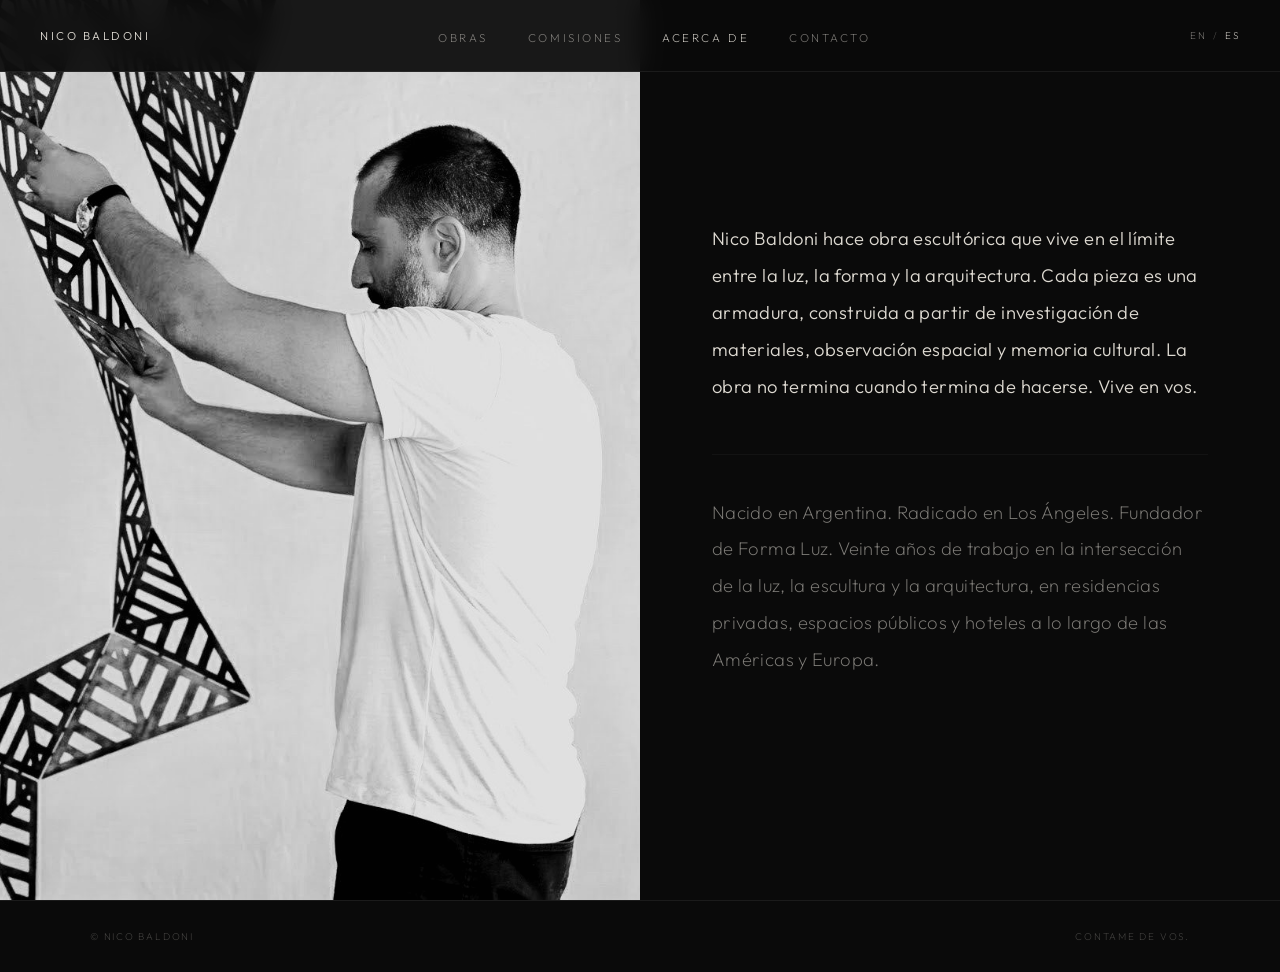
<file: about-es.html>
<!DOCTYPE html>
<html lang="es">
<head>
  <meta charset="UTF-8">
  <meta name="viewport" content="width=device-width, initial-scale=1.0">
  <title>Acerca de — Nico Baldoni</title>
  <meta name="description" content="Nico Baldoni — escultor de luz y artista de instalaciones radicado en Los Ángeles. Fundador de Forma Luz.">
  <link rel="alternate" hreflang="en" href="https://www.nicobaldoni.com/about.html">
  <link rel="alternate" hreflang="es" href="https://www.nicobaldoni.com/about-es.html">
  <link rel="alternate" hreflang="x-default" href="https://www.nicobaldoni.com/about.html">
  <link rel="stylesheet" href="css/style.css">
</head>
<body>
  <nav class="top-nav">
    <a href="index-es.html" class="top-nav-logo">Nico Baldoni</a>
    <button class="top-nav-burger" id="burger" aria-label="Menu"><span></span><span></span><span></span></button>
    <ul class="top-nav-links">
      <li><a href="works-es.html">Obras</a></li>
      <li><a href="commissions-es.html">Comisiones</a></li>
      <li><a href="about-es.html" class="active">Acerca de</a></li>
      <li><a href="contact-es.html">Contacto</a></li>
    </ul>
    <div class="lang-toggle">
      <a href="about.html" onclick="setLangChoice()">EN</a>
      <span>/</span>
      <a href="about-es.html" class="active" onclick="setLangChoice()">ES</a>
    </div>
  </nav>
  <main>
    <div class="about-wrap">
      <div class="about-portrait">
        <img src="images/portrait.jpg" alt="Nico Baldoni">
      </div>
      <div class="about-text">
        <p class="about-statement">Nico Baldoni hace obra escultórica que vive en el límite entre la luz, la forma y la arquitectura. Cada pieza es una armadura, construida a partir de investigación de materiales, observación espacial y memoria cultural. La obra no termina cuando termina de hacerse. Vive en vos.</p>
        <p class="about-bio">Nacido en Argentina. Radicado en Los Ángeles. Fundador de Forma Luz. Veinte años de trabajo en la intersección de la luz, la escultura y la arquitectura, en residencias privadas, espacios públicos y hoteles a lo largo de las Américas y Europa.</p>
      </div>
    </div>
  </main>
  <nav class="nav-panel" id="nav-panel">
    <ul class="nav-links">
      <li><a href="works-es.html">Obras</a></li>
      <li><a href="commissions-es.html">Comisiones</a></li>
      <li><a href="about-es.html">Acerca de</a></li>
      <li><a href="contact-es.html">Contacto</a></li>
    </ul>
  </nav>
  <div class="nav-overlay" id="nav-overlay"></div>
  <footer>
    <span class="footer-copy">&copy; Nico Baldoni</span>
    <a href="contact-es.html" class="footer-link">Contame de vos.</a>
  </footer>
  <script src="nav.js"></script>
  <script>initTopNavBurger();</script>
</body>
</html>
</file>
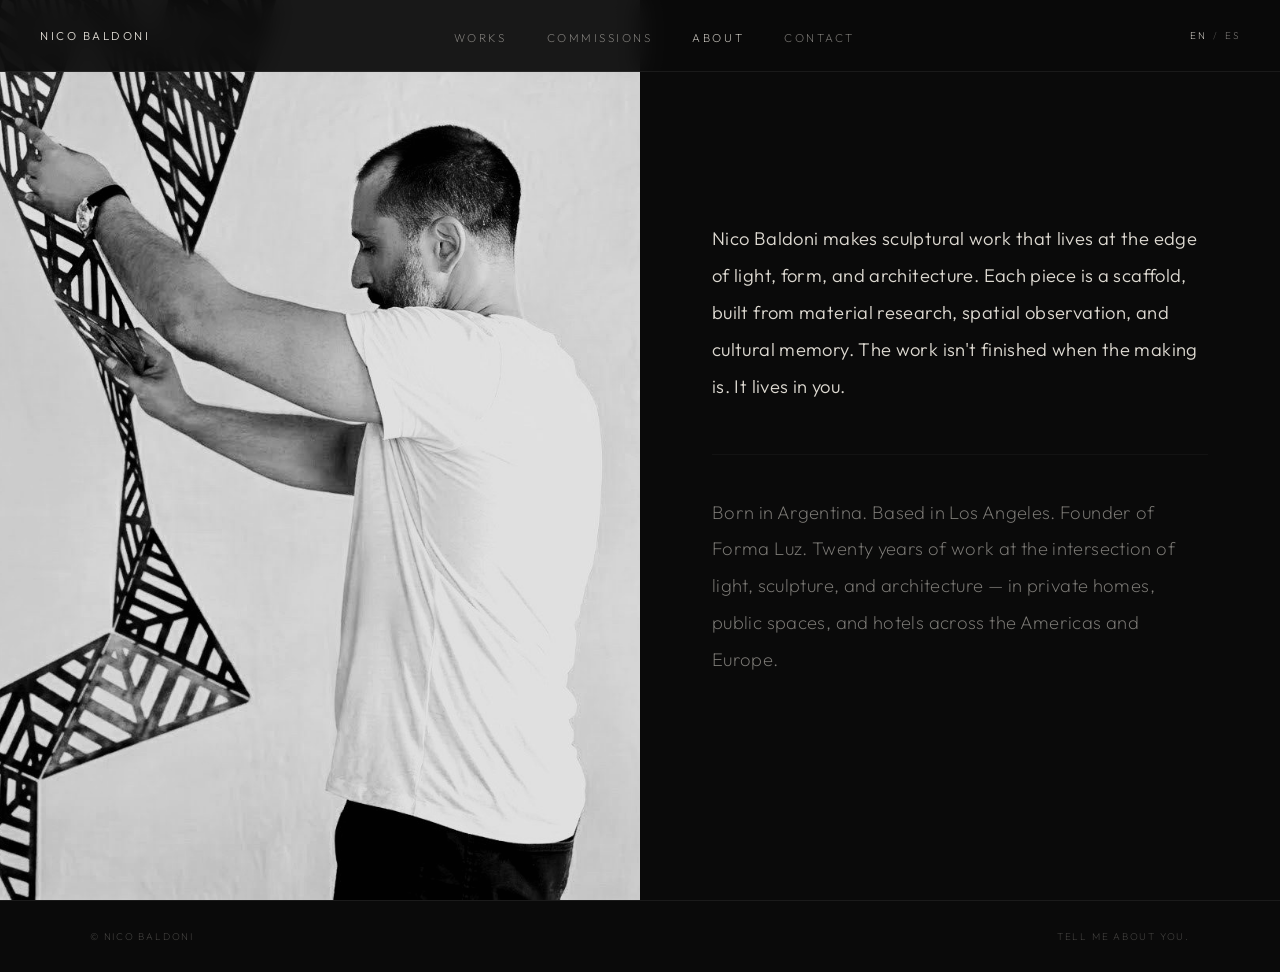
<file: about.html>
<!DOCTYPE html>
<html lang="en">
<head>
  <meta charset="UTF-8">
  <meta name="viewport" content="width=device-width, initial-scale=1.0">
  <title>About — Nico Baldoni</title>
  <meta name="description" content="Nico Baldoni — light sculptor and installation artist based in Los Angeles. Founder of Forma Luz.">
  <link rel="alternate" hreflang="en" href="https://www.nicobaldoni.com/about.html">
  <link rel="alternate" hreflang="es" href="https://www.nicobaldoni.com/about-es.html">
  <link rel="alternate" hreflang="x-default" href="https://www.nicobaldoni.com/about.html">
  <link rel="stylesheet" href="css/style.css">
</head>
<body>
  <nav class="top-nav">
    <a href="index.html" class="top-nav-logo">Nico Baldoni</a>
    <button class="top-nav-burger" id="burger" aria-label="Menu"><span></span><span></span><span></span></button>
    <ul class="top-nav-links">
      <li><a href="works.html">Works</a></li>
      <li><a href="commissions.html">Commissions</a></li>
      <li><a href="about.html" class="active">About</a></li>
      <li><a href="contact.html">Contact</a></li>
    </ul>
    <div class="lang-toggle">
      <a href="about.html" class="active" onclick="setLangChoice()">EN</a>
      <span>/</span>
      <a href="about-es.html" onclick="setLangChoice()">ES</a>
    </div>
  </nav>
  <main>
    <div class="about-wrap">
      <div class="about-portrait">
        <img src="images/portrait.jpg" alt="Nico Baldoni">
      </div>
      <div class="about-text">
        <p class="about-statement">Nico Baldoni makes sculptural work that lives at the edge of light, form, and architecture. Each piece is a scaffold, built from material research, spatial observation, and cultural memory. The work isn't finished when the making is. It lives in you.</p>
        <p class="about-bio">Born in Argentina. Based in Los Angeles. Founder of Forma Luz. Twenty years of work at the intersection of light, sculpture, and architecture — in private homes, public spaces, and hotels across the Americas and Europe.</p>
      </div>
    </div>
  </main>
  <nav class="nav-panel" id="nav-panel">
    <ul class="nav-links">
      <li><a href="works.html">Works</a></li>
      <li><a href="commissions.html">Commissions</a></li>
      <li><a href="about.html">About</a></li>
      <li><a href="contact.html">Contact</a></li>
    </ul>
  </nav>
  <div class="nav-overlay" id="nav-overlay"></div>
  <footer>
    <span class="footer-copy">&copy; Nico Baldoni</span>
    <a href="contact.html" class="footer-link">Tell me about you.</a>
  </footer>
  <script src="nav.js"></script>
  <script>initTopNavBurger();</script>
</body>
</html>
</file>
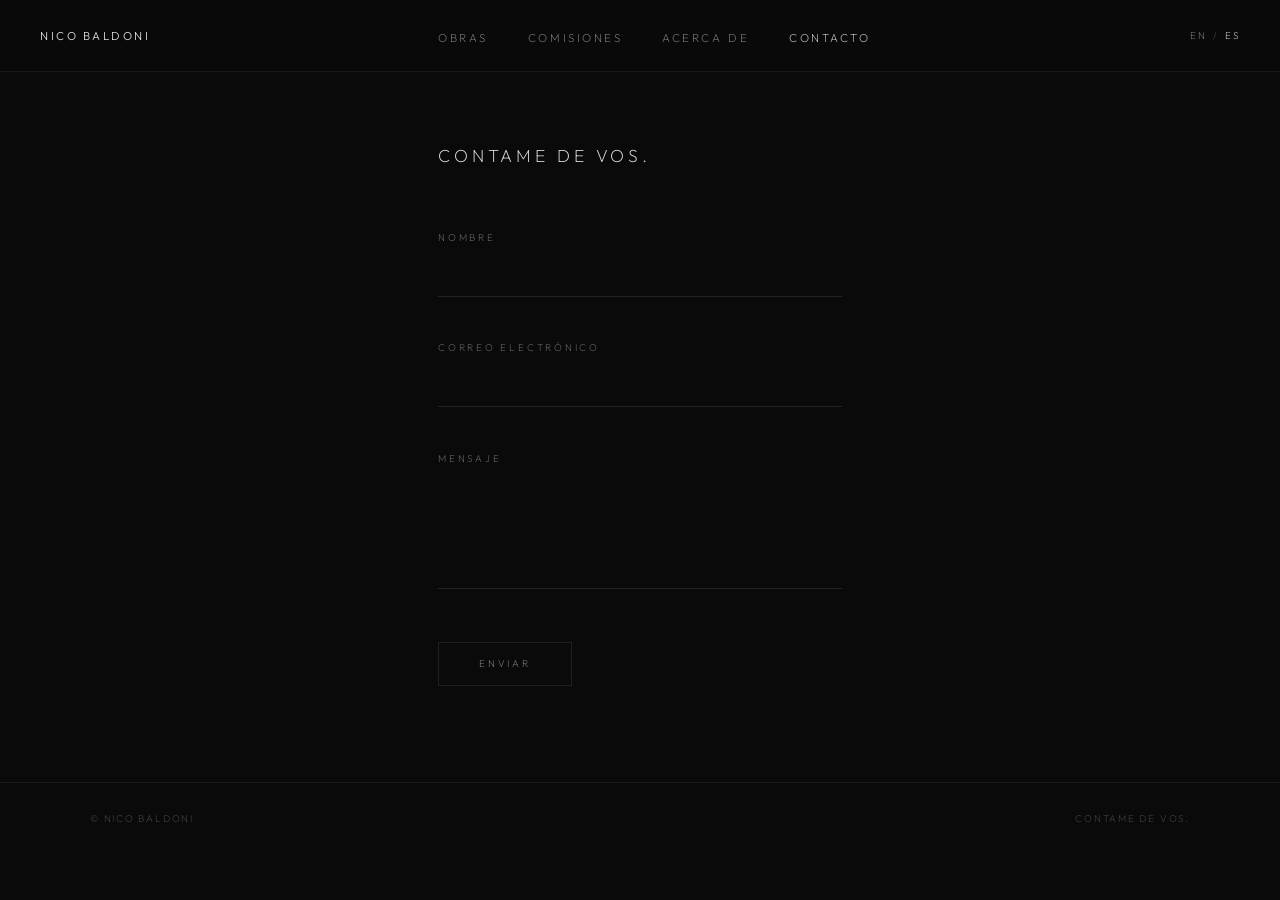
<file: contact-es.html>
<!DOCTYPE html>
<html lang="es">
<head>
  <meta charset="UTF-8">
  <meta name="viewport" content="width=device-width, initial-scale=1.0">
  <title>Contacto — Nico Baldoni</title>
  <meta name="description" content="Ponete en contacto con Nico Baldoni — escultor de luz y artista de instalaciones.">
  <link rel="alternate" hreflang="en" href="https://www.nicobaldoni.com/contact.html">
  <link rel="alternate" hreflang="es" href="https://www.nicobaldoni.com/contact-es.html">
  <link rel="alternate" hreflang="x-default" href="https://www.nicobaldoni.com/contact.html">
  <link rel="stylesheet" href="css/style.css">
</head>
<body>
  <nav class="top-nav">
    <a href="index-es.html" class="top-nav-logo">Nico Baldoni</a>
    <button class="top-nav-burger" id="burger" aria-label="Menu"><span></span><span></span><span></span></button>
    <ul class="top-nav-links">
      <li><a href="works-es.html">Obras</a></li>
      <li><a href="commissions-es.html">Comisiones</a></li>
      <li><a href="about-es.html">Acerca de</a></li>
      <li><a href="contact-es.html" class="active">Contacto</a></li>
    </ul>
    <div class="lang-toggle">
      <a href="contact.html" onclick="setLangChoice()">EN</a>
      <span>/</span>
      <a href="contact-es.html" class="active" onclick="setLangChoice()">ES</a>
    </div>
  </nav>
  <main>
    <div class="contact-wrap">
      <p class="contact-heading">Contame de vos.</p>
      <form class="contact-form" action="https://formspree.io/f/mjgdooka" method="POST">
        <div class="form-field">
          <label for="name">Nombre</label>
          <input type="text" id="name" name="name" required>
        </div>
        <div class="form-field">
          <label for="email">Correo electrónico</label>
          <input type="email" id="email" name="email" required>
        </div>
        <div class="form-field">
          <label for="message">Mensaje</label>
          <textarea id="message" name="message" rows="5" required></textarea>
        </div>
        <button type="submit" class="form-submit">Enviar</button>
      </form>
    </div>
  </main>
  <nav class="nav-panel" id="nav-panel"><ul class="nav-links"><li><a href="works-es.html">Obras</a></li><li><a href="commissions-es.html">Comisiones</a></li><li><a href="about-es.html">Acerca de</a></li><li><a href="contact-es.html">Contacto</a></li></ul></nav><div class="nav-overlay" id="nav-overlay"></div>
  <footer>
    <span class="footer-copy">&copy; Nico Baldoni</span>
    <a href="contact-es.html" class="footer-link">Contame de vos.</a>
  </footer>
  <script src="nav.js"></script>
  <script>initTopNavBurger();</script>
</body>
</html>
</file>
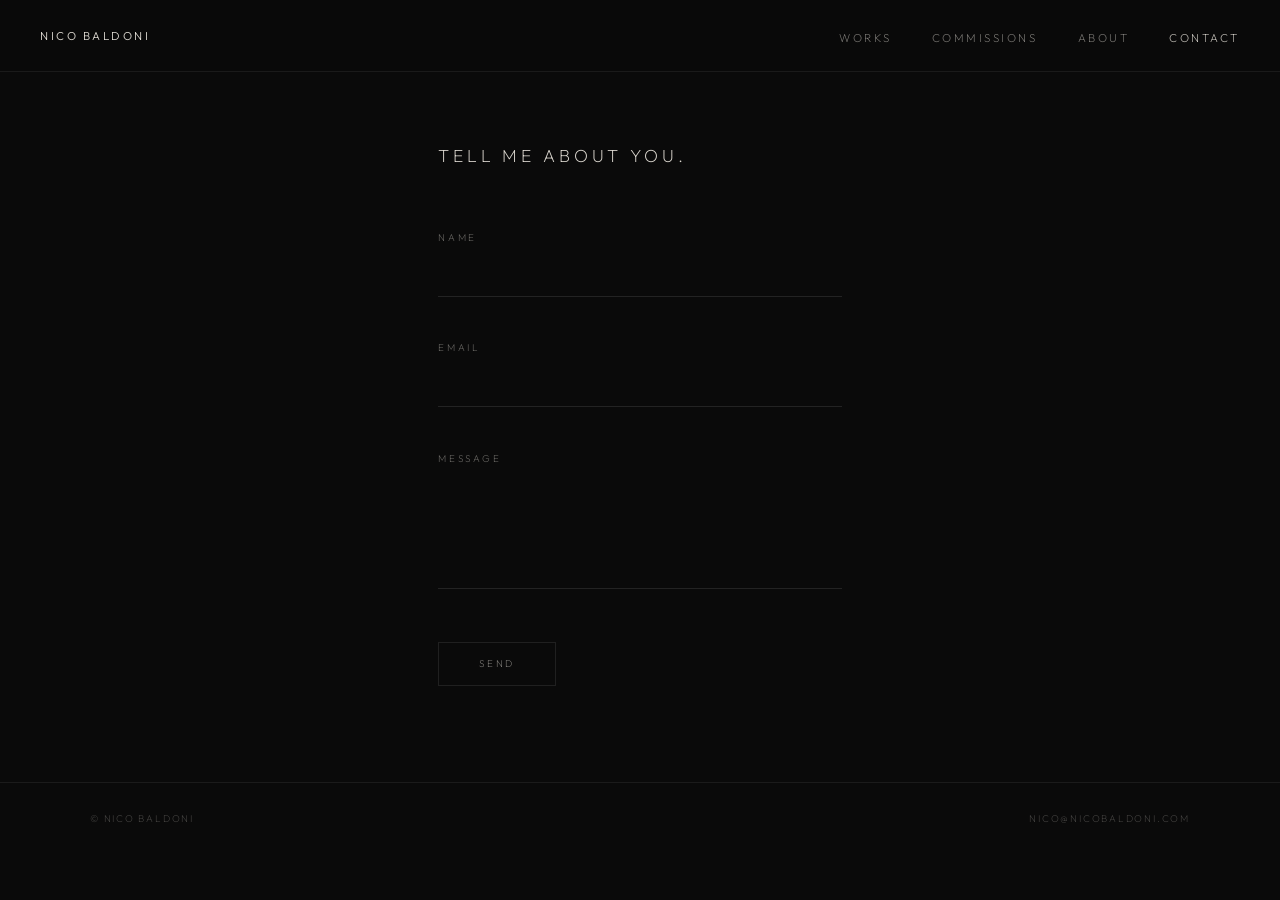
<file: contact.html>
<!DOCTYPE html>
<html lang="en">
<head>
  <meta charset="UTF-8">
  <meta name="viewport" content="width=device-width, initial-scale=1.0">
  <title>Contact — Nico Baldoni</title>
  <link rel="stylesheet" href="css/style.css">
</head>
<body>
  <nav class="top-nav">
    <a href="index.html" class="top-nav-logo">Nico Baldoni</a>
    <button class="top-nav-burger" id="burger" aria-label="Menu"><span></span><span></span><span></span></button>
    <ul class="top-nav-links">
      <li><a href="works.html">Works</a></li>
      <li><a href="commissions.html">Commissions</a></li>
      <li><a href="about.html">About</a></li>
      <li><a href="contact.html" class="active">Contact</a></li>
    </ul>
  </nav>
  <main>
    <div class="contact-wrap">
      <p class="contact-heading">Tell me about you.</p>
      <form class="contact-form" action="https://formspree.io/f/mjgdooka" method="POST">
        <div class="form-field">
          <label for="name">Name</label>
          <input type="text" id="name" name="name" required>
        </div>
        <div class="form-field">
          <label for="email">Email</label>
          <input type="email" id="email" name="email" required>
        </div>
        <div class="form-field">
          <label for="message">Message</label>
          <textarea id="message" name="message" rows="5" required></textarea>
        </div>
        <button type="submit" class="form-submit">Send</button>
      </form>
    </div>
  </main>
  <nav class="nav-panel" id="nav-panel"><ul class="nav-links"><li><a href="works.html">Works</a></li><li><a href="commissions.html">Commissions</a></li><li><a href="about.html">About</a></li><li><a href="contact.html">Contact</a></li></ul></nav><div class="nav-overlay" id="nav-overlay"></div>
  <footer>
    <span class="footer-copy">&copy; Nico Baldoni</span>
    <a href="mailto:nico@nicobaldoni.com" class="footer-link">nico@nicobaldoni.com</a>
  </footer>
  <script src="nav.js"></script>
  <script>initTopNavBurger();</script>
</body>
</html>
</file>
<file: css/style.css>
@import url('https://fonts.googleapis.com/css2?family=Outfit:wght@200;300;400&display=swap');

:root {
  --black:  #0a0a0a;
  --line:   rgba(255,255,255,0.07);
  --white:  rgba(240,235,227,0.92);
  --dim:    rgba(240,235,227,0.55);
  --xdim:   rgba(240,235,227,0.35);
  --margin: 90px;
  --row-h:  31.5vh;
  --gap:    calc(31.5vh / 10 * 4);
  --f: 'Outfit', system-ui, sans-serif;
}

*, *::before, *::after { box-sizing: border-box; margin: 0; padding: 0; }
html { scroll-behavior: smooth; }
body {
  background: var(--black);
  color: var(--white);
  font-family: var(--f);
  font-weight: 300;
  -webkit-font-smoothing: antialiased;
  overflow-x: hidden;
}
img { display: block; }
a { color: inherit; text-decoration: none; }

/* ── BURGER ── */
.burger {
  position: fixed;
  top: 1.8rem; left: 1.8rem;
  z-index: 300;
  background: none; border: none;
  cursor: pointer;
  display: flex; flex-direction: column; gap: 5px; padding: 4px;
  transition: transform 0.35s ease;
}
.burger span {
  display: block; width: 22px; height: 1px;
  background: var(--white);
  transition: background 0.35s ease;
}
.burger.open { transform: rotate(90deg); }

/* ── NAV PANEL ── */
.nav-panel {
  position: fixed; top: 0; left: 0;
  width: 200px; height: 100vh;
  background: var(--black);
  border-right: 1px solid var(--line);
  z-index: 200;
  transform: translateX(-100%);
  transition: transform 0.4s cubic-bezier(0.4,0,0.2,1);
  display: flex; flex-direction: column;
  padding: 5rem 2.5rem 3rem;
}
.nav-panel.open { transform: translateX(0); }
.nav-links { list-style: none; display: flex; flex-direction: column; gap: 2rem; margin-bottom: auto; }
.nav-links a {
  font-size: 0.72rem; font-weight: 200; letter-spacing: 0.22em;
  text-transform: uppercase; color: var(--dim); transition: color 0.3s;
}
.nav-links a:hover, .nav-links a.active { color: var(--white); }
.nav-social { margin-top: 3rem; padding-top: 2rem; border-top: 1px solid var(--line); }
.nav-social a { display: inline-flex; color: var(--dim); transition: color 0.3s; }
.nav-social a:hover { color: var(--white); }
.nav-social svg { width: 20px; height: 20px; fill: currentColor; }

/* ── LANGUAGE TOGGLE ── */
.lang-toggle {
  position: fixed; top: 1.8rem; right: 1.8rem; z-index: 300;
  display: flex; gap: 0.4rem; align-items: center;
  font-size: 0.62rem; font-weight: 200; letter-spacing: 0.18em;
}
.lang-toggle a {
  color: var(--dim); transition: color 0.3s;
}
.lang-toggle a.active { color: var(--white); }
.lang-toggle a:hover { color: var(--white); }
.lang-toggle span { color: var(--xdim); }

.top-nav .lang-toggle {
  position: static;
  margin-left: 2rem;
}
.nav-overlay {
  position: fixed; inset: 0; z-index: 150;
  background: rgba(0,0,0,0.45); opacity: 0; pointer-events: none; transition: opacity 0.4s;
}
.nav-overlay.open { opacity: 1; pointer-events: all; }

/* ── TOP NAV (inner pages) ── */
.top-nav {
  position: fixed; top: 0; left: 0; right: 0; z-index: 100;
  display: flex; justify-content: space-between; align-items: center;
  padding: 1.6rem 2.5rem;
  background: rgba(10,10,10,0.93);
  backdrop-filter: blur(12px);
  border-bottom: 1px solid var(--line);
}
.top-nav-logo {
  font-size: 0.72rem; font-weight: 300; letter-spacing: 0.22em;
  text-transform: uppercase; color: var(--white);
}
.top-nav-links { display: flex; gap: 2.5rem; list-style: none; }
.top-nav-links a {
  font-size: 0.72rem; font-weight: 200; letter-spacing: 0.22em;
  text-transform: uppercase; color: var(--dim); transition: color 0.3s;
}
.top-nav-links a:hover, .top-nav-links a.active { color: var(--white); }

/* burger on inner pages — hidden on desktop, shown on mobile */
.top-nav-burger {
  display: none;
  flex-direction: column;
  gap: 5px;
  padding: 4px;
  background: none;
  border: none;
  cursor: pointer;
  transition: transform 0.35s ease;
  z-index: 300;
}
.top-nav-burger span {
  display: block; width: 22px; height: 1px;
  background: var(--white);
  transition: background 0.35s ease;
}
.top-nav-burger.open { transform: rotate(90deg); }

/* ── HERO ── */
.hero {
  position: relative; width: 100%; height: 100vh; min-height: 600px; overflow: hidden;
  transition: transform 0.4s cubic-bezier(0.4,0,0.2,1);
}
.hero video {
  position: absolute; inset: 0; width: 100%; height: 100%; object-fit: cover; opacity: 0.70;
}
.hero-overlay {
  position: absolute; inset: 0;
  background: linear-gradient(to bottom, rgba(10,10,10,0.4) 0%, transparent 25%, transparent 65%, rgba(10,10,10,0.75) 100%);
}
.hero-name {
  position: absolute; top: 1.8rem; left: 50%; transform: translateX(-50%); z-index: 2;
  font-size: 2.268rem; font-weight: 300; letter-spacing: 0.12em;
  text-transform: uppercase; color: var(--white); white-space: nowrap;
}
.hero-tagline {
  position: absolute; bottom: 3rem; left: var(--margin); z-index: 2;
  font-size: 0.756rem; font-weight: 200; letter-spacing: 0.20em;
  text-transform: uppercase; color: rgba(240,235,227,0.90);
}
body.nav-open .hero { transform: translateX(200px); }

/* ── PAGE HEADER ── */
.page-header { padding: 5rem var(--margin) 1.8rem; }
.page-label {
  font-size: 0.72rem; font-weight: 300; letter-spacing: 0.22em;
  text-transform: uppercase; color: var(--white); margin-bottom: 0.5rem;
}
.page-sub {
  font-size: 0.78rem; font-weight: 200; letter-spacing: 0.05em;
  color: var(--white); line-height: 1.8;
}

/* ── WORK SECTION ── */
.work-section {
  border-bottom: 1px solid var(--line);
}
.section-label {
  font-size: 0.72rem; font-weight: 200; letter-spacing: 0.22em;
  text-transform: uppercase; color: var(--white);
  padding: var(--gap) var(--margin) 1.2rem;
}
.section-desc {
  padding: 0 var(--margin) var(--gap);
  max-width: 680px;
}
.section-desc p {
  font-size: 0.82rem; font-weight: 200; line-height: 2;
  color: var(--white); letter-spacing: 0.03em;
  margin-bottom: 1rem;
}
.section-desc p:last-child { margin-bottom: 0; }
.section-desc .section-materials {
  font-size: 0.68rem; font-weight: 200; letter-spacing: 0.18em;
  text-transform: uppercase; color: var(--dim); opacity: 1;
  line-height: 2;
}
.section-desc a {
  color: var(--dim); text-decoration: none;
  border-bottom: 1px solid rgba(240,235,227,0.2);
  transition: color 0.3s, border-color 0.3s;
}
.section-desc a:hover {
  color: var(--white);
  border-bottom-color: rgba(240,235,227,0.5);
}

/* ── GALLERY ROW ── */
.gallery-row {
  display: flex;
  flex-wrap: wrap;
  column-gap: var(--gap);
  row-gap: 0;
  padding: 0 var(--margin) var(--gap);
  align-items: flex-start;
  justify-content: flex-start;
}

.g-item {
  flex: 0 0 auto;
  height: var(--row-h);
  overflow: visible;
  cursor: pointer;
  line-height: 0;
  font-size: 0;
  position: relative;
  z-index: 1;
}

.g-item img {
  display: block;
  height: 100%;
  width: auto;
  vertical-align: top;
  opacity: 0.88;
  transition: opacity 0.4s, transform 0.4s ease;
}

.g-item:hover {
  z-index: 10;
}

.g-item:hover img {
  opacity: 1;
  transform: scale(1.3);
  transform-origin: center center;
}

/* grayscale siblings when one image is hovered */
.gallery-row:has(.g-item:hover) .g-item:not(:hover) img,
.gallery-row:has(.g-item:hover) .g-video video {
  filter: grayscale(100%);
  opacity: 0.5;
  transition: filter 0.4s, opacity 0.4s;
}

.g-video {
  flex: 0 0 auto;
  height: var(--row-h);
  overflow: hidden;
  cursor: pointer;
  position: relative;
  z-index: 1;
}
.g-video video {
  height: 100%;
  width: 100%;
  display: block;
  opacity: 0.88;
  transition: opacity 0.4s;
}
.g-video:hover video { opacity: 1; }

/* ── LIGHTBOX ── */
.lightbox {
  display: none; position: fixed; inset: 0; z-index: 400;
  background: #060606;
  align-items: center; justify-content: center; flex-direction: column;
}
.lightbox.open { display: flex; }
.lb-img {
  max-width: 96vw; max-height: 90vh;
  object-fit: contain; width: auto; height: auto; display: block;
  position: relative; z-index: 1;
}
.lb-caption {
  margin-top: 1.5rem; font-size: 0.68rem; font-weight: 200; letter-spacing: 0.10em;
  color: var(--dim); text-align: center; max-width: 560px; line-height: 1.9; padding: 0 2rem;
}
.lb-close {
  position: absolute; top: 2rem; right: 2.5rem;
  background: none; border: none; color: var(--dim); font-family: var(--f);
  font-size: 0.68rem; font-weight: 200; letter-spacing: 0.22em; text-transform: uppercase;
  cursor: pointer; transition: color 0.3s; z-index: 2;
}
.lb-close:hover { color: var(--white); }
.lb-prev, .lb-next {
  position: fixed; top: 50%; transform: translateY(-50%);
  background: none; border: none; color: rgba(240,235,227,0.75);
  font-size: 5rem; line-height: 1; font-weight: 200;
  cursor: pointer; padding: 1rem 1.2rem; transition: color 0.25s;
  z-index: 2;
}
.lb-prev:hover, .lb-next:hover { color: var(--white); }
.lb-prev { left: 1.5rem; }
.lb-next { right: 1.5rem; }

/* ── ABOUT ── */
.about-wrap { display: grid; grid-template-columns: 1fr 1fr; min-height: 100vh; }
.about-portrait { background: #111; overflow: hidden; }
.about-portrait img { width: 100%; height: 100%; object-fit: cover; opacity: 0.9; }
.about-portrait-placeholder {
  width: 100%; height: 100%; min-height: 600px;
  display: flex; align-items: center; justify-content: center;
  font-size: 0.72rem; font-weight: 200; letter-spacing: 0.22em;
  text-transform: uppercase; color: var(--xdim);
}
.about-text {
  display: flex; flex-direction: column; justify-content: center;
  padding: 6rem 4.5rem; gap: 3rem;
}
.about-statement {
  font-size: clamp(1rem, 1.5vw, 1.15rem); font-weight: 300;
  line-height: 2; color: var(--white); letter-spacing: 0.02em;
}
.about-bio {
  font-size: clamp(1rem, 1.5vw, 1.15rem); font-weight: 200;
  line-height: 2; color: var(--white); opacity: 0.55; letter-spacing: 0.02em;
  border-top: 1px solid var(--line); padding-top: 2.5rem;
}

/* ── CONTACT ── */
.contact-wrap { max-width: 500px; margin: 0 auto; padding: 9rem 3rem 6rem; }
.contact-heading {
  font-size: 1.1rem; font-weight: 200; letter-spacing: 0.22em;
  text-transform: uppercase; color: var(--white); margin-bottom: 4rem;
}
.contact-form { display: flex; flex-direction: column; gap: 2.8rem; }
.form-field { display: flex; flex-direction: column; gap: 0.7rem; }
.form-field label {
  font-size: 0.62rem; font-weight: 200; letter-spacing: 0.28em;
  text-transform: uppercase; color: var(--white); opacity: 0.5;
}
.form-field input, .form-field textarea {
  background: transparent; border: none;
  border-bottom: 1px solid rgba(255,255,255,0.10);
  color: var(--white); font-family: var(--f);
  font-size: 0.85rem; font-weight: 300; padding: 0.7rem 0;
  outline: none; transition: border-color 0.3s; resize: none;
}
.form-field input:focus, .form-field textarea:focus { border-bottom-color: rgba(240,235,227,0.45); }
.form-field textarea { min-height: 90px; }
.form-submit {
  align-self: flex-start; margin-top: 0.5rem;
  background: none; border: 1px solid rgba(255,255,255,0.15);
  color: var(--white); opacity: 0.6; font-family: var(--f);
  font-size: 0.62rem; font-weight: 200; letter-spacing: 0.28em;
  text-transform: uppercase; padding: 0.9rem 2.5rem; cursor: pointer;
  transition: opacity 0.3s, border-color 0.3s;
}
.form-submit:hover { opacity: 1; border-color: rgba(240,235,227,0.35); }

/* ── FOOTER ── */
footer {
  padding: 1.8rem var(--margin);
  border-top: 1px solid var(--line);
  display: flex; justify-content: space-between; align-items: center;
}
.footer-copy, .footer-link {
  font-size: 0.62rem; font-weight: 200; letter-spacing: 0.18em;
  text-transform: uppercase; color: var(--white); opacity: 0.30;
}
.footer-link { transition: opacity 0.3s; }
.footer-link:hover { opacity: 0.7; }

@media (max-width: 768px) {
  :root {
    --margin: 20px;
    --row-h: min(45vw, 35vh);
    --gap: calc(min(45vw, 35vh) / 3);
  }

  /* ── NAV: burger on inner pages ── */
  .top-nav {
    padding: 1.2rem 1.5rem;
  }
  .top-nav-links {
    display: none;
  }
  .top-nav-burger {
    display: flex;
  }
  .top-nav .lang-toggle {
    margin-left: 0;
    margin-right: 1rem;
    order: 2;
  }
  .top-nav-burger {
    order: 3;
  }
  .top-nav-logo {
    order: 1;
  }
  .lang-toggle {
    position: static;
  }

  /* ── NAV PANEL: full width on mobile ── */
  .nav-panel {
    width: 80vw;
    height: 100vh;
  }
  .nav-links a {
    font-size: 1rem;
    padding: 0.5rem 0;
    min-height: 44px;
    display: flex;
    align-items: center;
  }

  /* ── HERO ── */
  .hero {
    height: 100vh;
    min-height: unset;
  }
  .hero-name {
    font-size: 2rem;
    letter-spacing: 0.08em;
    left: 50%;
    transform: translateX(-50%);
    width: calc(100vw - 80px);
    text-align: center;
    white-space: nowrap;
    overflow: hidden;
    font-size: clamp(1.2rem, 7vw, 2.2rem);
  }
  .hero-tagline {
    font-size: 0.6rem;
    left: var(--margin);
    bottom: 2rem;
  }
  body.nav-open .hero { transform: translateX(80vw); }

  /* ── PAGE HEADER ── */
  .page-header { padding: 4.5rem var(--margin) 1.2rem; }
  .page-label { font-size: 0.8rem; }
  .page-sub { font-size: 0.75rem; }

  /* ── SECTION LABEL ── */
  .section-label {
    font-size: 0.8rem;
    padding: var(--gap) var(--margin) 1rem;
  }

  /* ── GALLERY: single column, centered ── */
  .gallery-row {
    justify-content: center;
    column-gap: 0;
  }

  /* ── HOVER: disable on touch ── */
  .g-item:hover img {
    transform: none;
    opacity: 0.88;
  }
  .gallery-row:has(.g-item:hover) .g-item:not(:hover) img,
  .gallery-row:has(.g-item:hover) .g-video video {
    filter: none;
    opacity: 0.88;
  }

  /* ── LIGHTBOX ── */
  .lb-img {
    max-width: 100vw;
    max-height: 80vh;
  }
  .lb-close {
    top: 1.2rem;
    right: 1.2rem;
    font-size: 0.8rem;
    min-width: 44px;
    min-height: 44px;
    display: flex;
    align-items: center;
    justify-content: flex-end;
  }
  .lb-prev, .lb-next {
    font-size: 3rem;
    min-width: 44px;
    min-height: 44px;
    display: flex;
    align-items: center;
    padding: 0.5rem;
  }
  .lb-prev { left: 0.5rem; }
  .lb-next { right: 0.5rem; }

  /* ── ABOUT ── */
  .about-wrap { grid-template-columns: 1fr; }
  .about-portrait { min-height: 65vw; }
  .about-text { padding: 3rem 1.5rem; }
  .about-statement { font-size: 1rem; }
  .about-bio { font-size: 1rem; }

  /* ── CONTACT ── */
  .contact-wrap { padding: 6rem 1.5rem 4rem; }
  .contact-heading { font-size: 1rem; }
  .form-field input,
  .form-field textarea {
    font-size: 1rem; /* prevents iOS zoom on focus */
  }

  /* ── FOOTER ── */
  footer { flex-direction: column; gap: 0.6rem; text-align: center; padding: 1.5rem var(--margin); }
}

/* ── LANDSCAPE MOBILE ── */
@media (max-width: 768px) and (orientation: landscape) {
  :root {
    --row-h: min(45vw, 35vh);
    --gap: calc(min(45vw, 35vh) / 3);
  }
  .hero {
    min-height: unset;
  }
}

@media (prefers-reduced-motion: reduce) {
  *, *::before, *::after { transition: none !important; }
}
</file>
